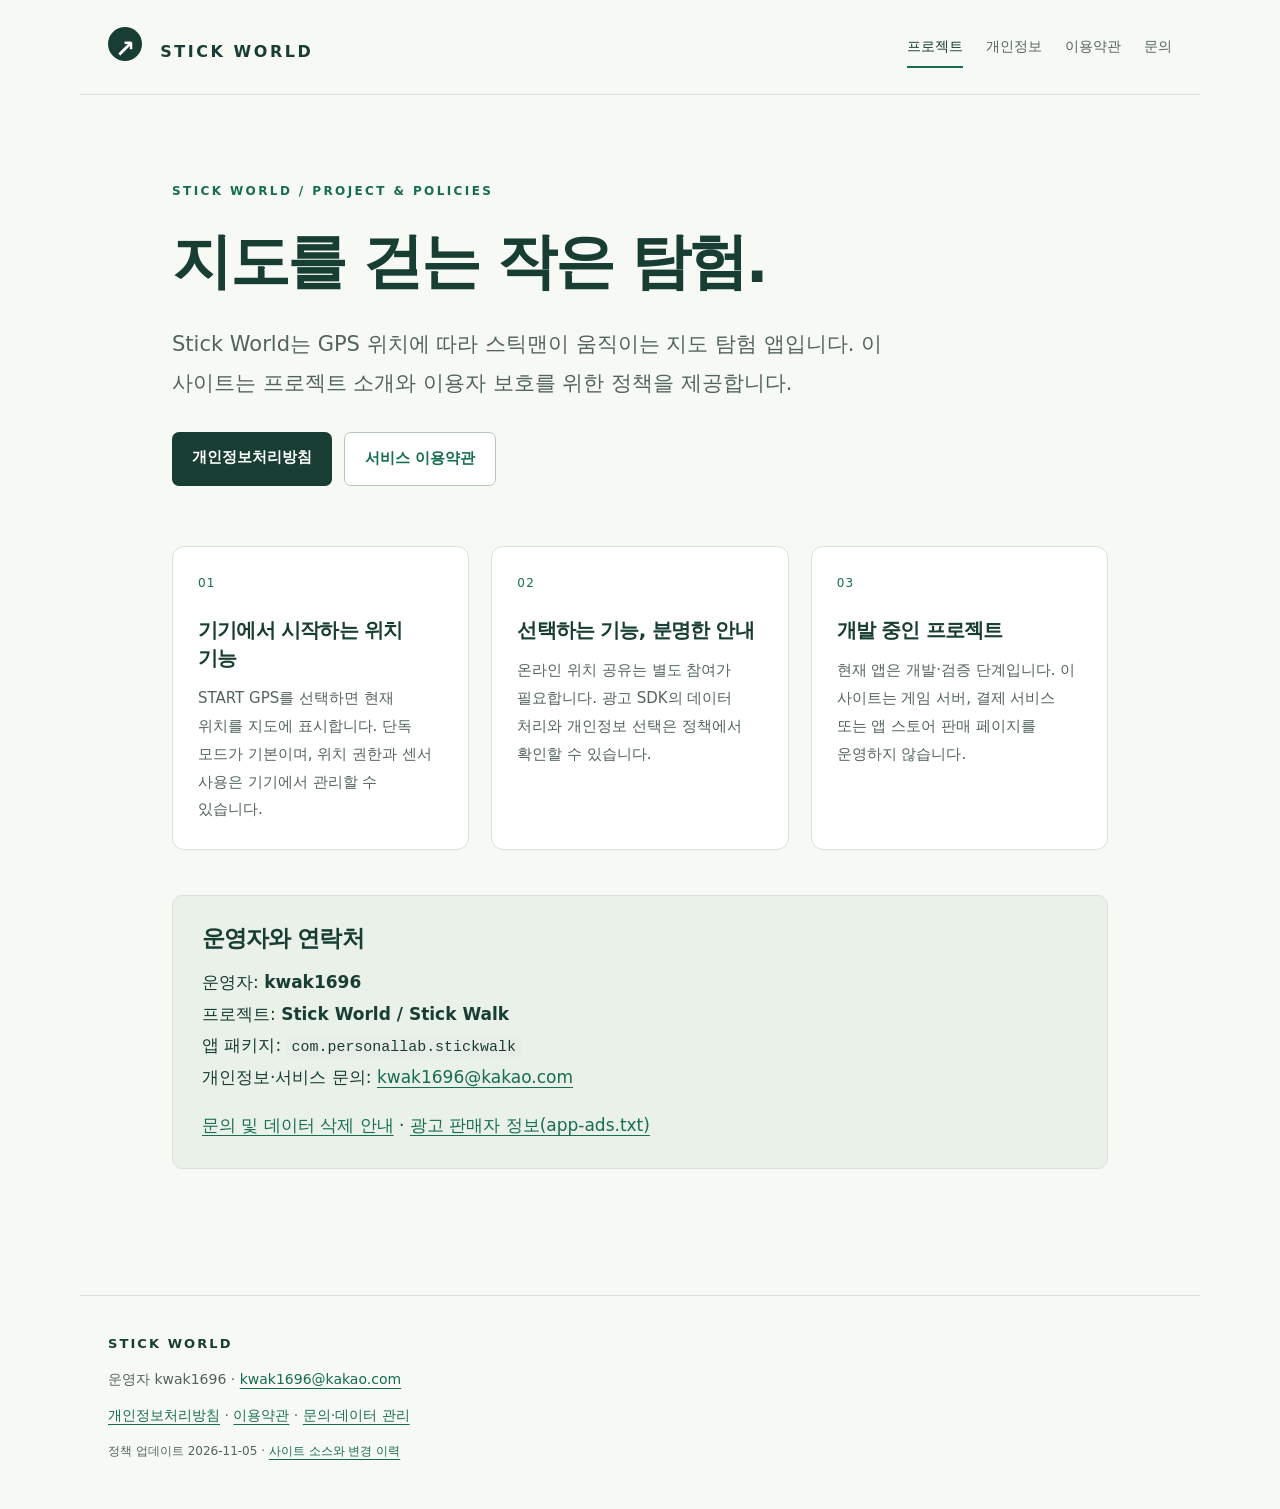
<file: index.html>
<!doctype html>
<html lang="ko"><head><meta charset="utf-8"><meta name="viewport" content="width=device-width,initial-scale=1"><title>Stick World · 프로젝트 및 정책</title><meta name="description" content="Stick World 프로젝트의 개인정보처리방침, 이용약관, 문의 및 데이터 관리 안내"><link rel="canonical" href="https://kwak1696.github.io/"><link rel="stylesheet" href="/style.css"><meta name="theme-color" content="#163d33"></head>
<body><a class="skip" href="#main">본문으로 건너뛰기</a><header class="site-header"><a class="brand" href="/" aria-label="Stick World 홈"><span class="mark" aria-hidden="true">↗</span> STICK WORLD</a><nav aria-label="주 메뉴"><a href="/" aria-current="page">프로젝트</a><a href="/privacy.html">개인정보</a><a href="/terms.html">이용약관</a><a href="/support.html">문의</a></nav></header>
<main id="main">
<section class="hero"><p class="eyebrow">STICK WORLD / PROJECT & POLICIES</p>
<h1>지도를 걷는 작은 탐험.</h1><p class="lead">Stick World는 GPS 위치에 따라 스틱맨이 움직이는 지도 탐험 앱입니다. 이 사이트는 프로젝트 소개와 이용자 보호를 위한 정책을 제공합니다.</p>
<div class="actions"><a class="primary" href="/privacy.html">개인정보처리방침</a><a class="secondary" href="/terms.html">서비스 이용약관</a></div></section>
<section class="cards" aria-label="프로젝트 안내"><article><span class="number">01</span><h2>기기에서 시작하는 위치 기능</h2><p>START GPS를 선택하면 현재 위치를 지도에 표시합니다. 단독 모드가 기본이며, 위치 권한과 센서 사용은 기기에서 관리할 수 있습니다.</p></article>
<article><span class="number">02</span><h2>선택하는 기능, 분명한 안내</h2><p>온라인 위치 공유는 별도 참여가 필요합니다. 광고 SDK의 데이터 처리와 개인정보 선택은 정책에서 확인할 수 있습니다.</p></article>
<article><span class="number">03</span><h2>개발 중인 프로젝트</h2><p>현재 앱은 개발·검증 단계입니다. 이 사이트는 게임 서버, 결제 서비스 또는 앱 스토어 판매 페이지를 운영하지 않습니다.</p></article></section>
<section class="note"><h2>운영자와 연락처</h2><p>운영자: <strong>kwak1696</strong><br>프로젝트: <strong>Stick World / Stick Walk</strong><br>앱 패키지: <code>com.personallab.stickwalk</code><br>개인정보·서비스 문의: <a href="mailto:kwak1696@kakao.com">kwak1696@kakao.com</a></p><p><a href="/support.html">문의 및 데이터 삭제 안내</a> · <a href="/app-ads.txt">광고 판매자 정보(app-ads.txt)</a></p></section>
</main><footer><strong>STICK WORLD</strong><p>운영자 kwak1696 · <a href="mailto:kwak1696@kakao.com">kwak1696@kakao.com</a></p><p><a href="/privacy.html">개인정보처리방침</a> · <a href="/terms.html">이용약관</a> · <a href="/support.html">문의·데이터 관리</a></p><small>정책 업데이트 2026-11-05 · <a href="https://github.com/kwak1696/kwak1696.github.io">사이트 소스와 변경 이력</a></small></footer></body></html>
</file>
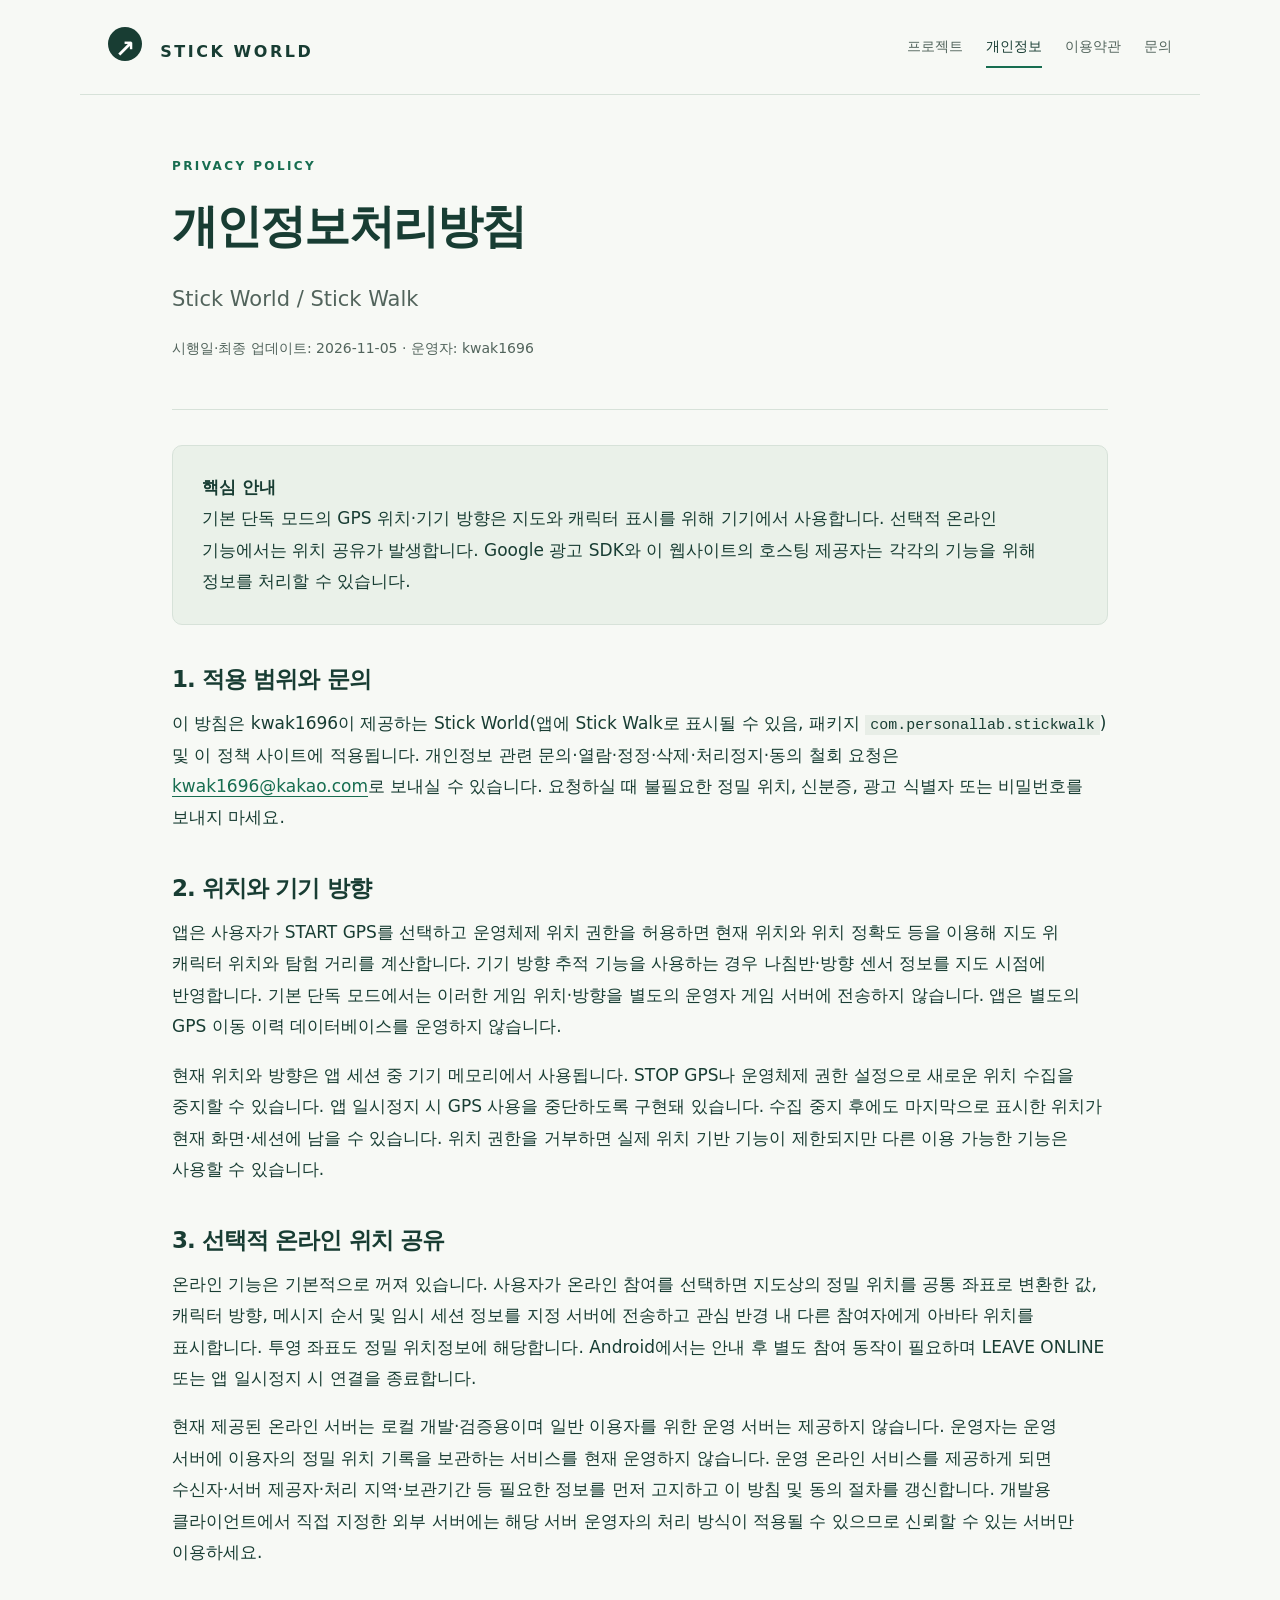
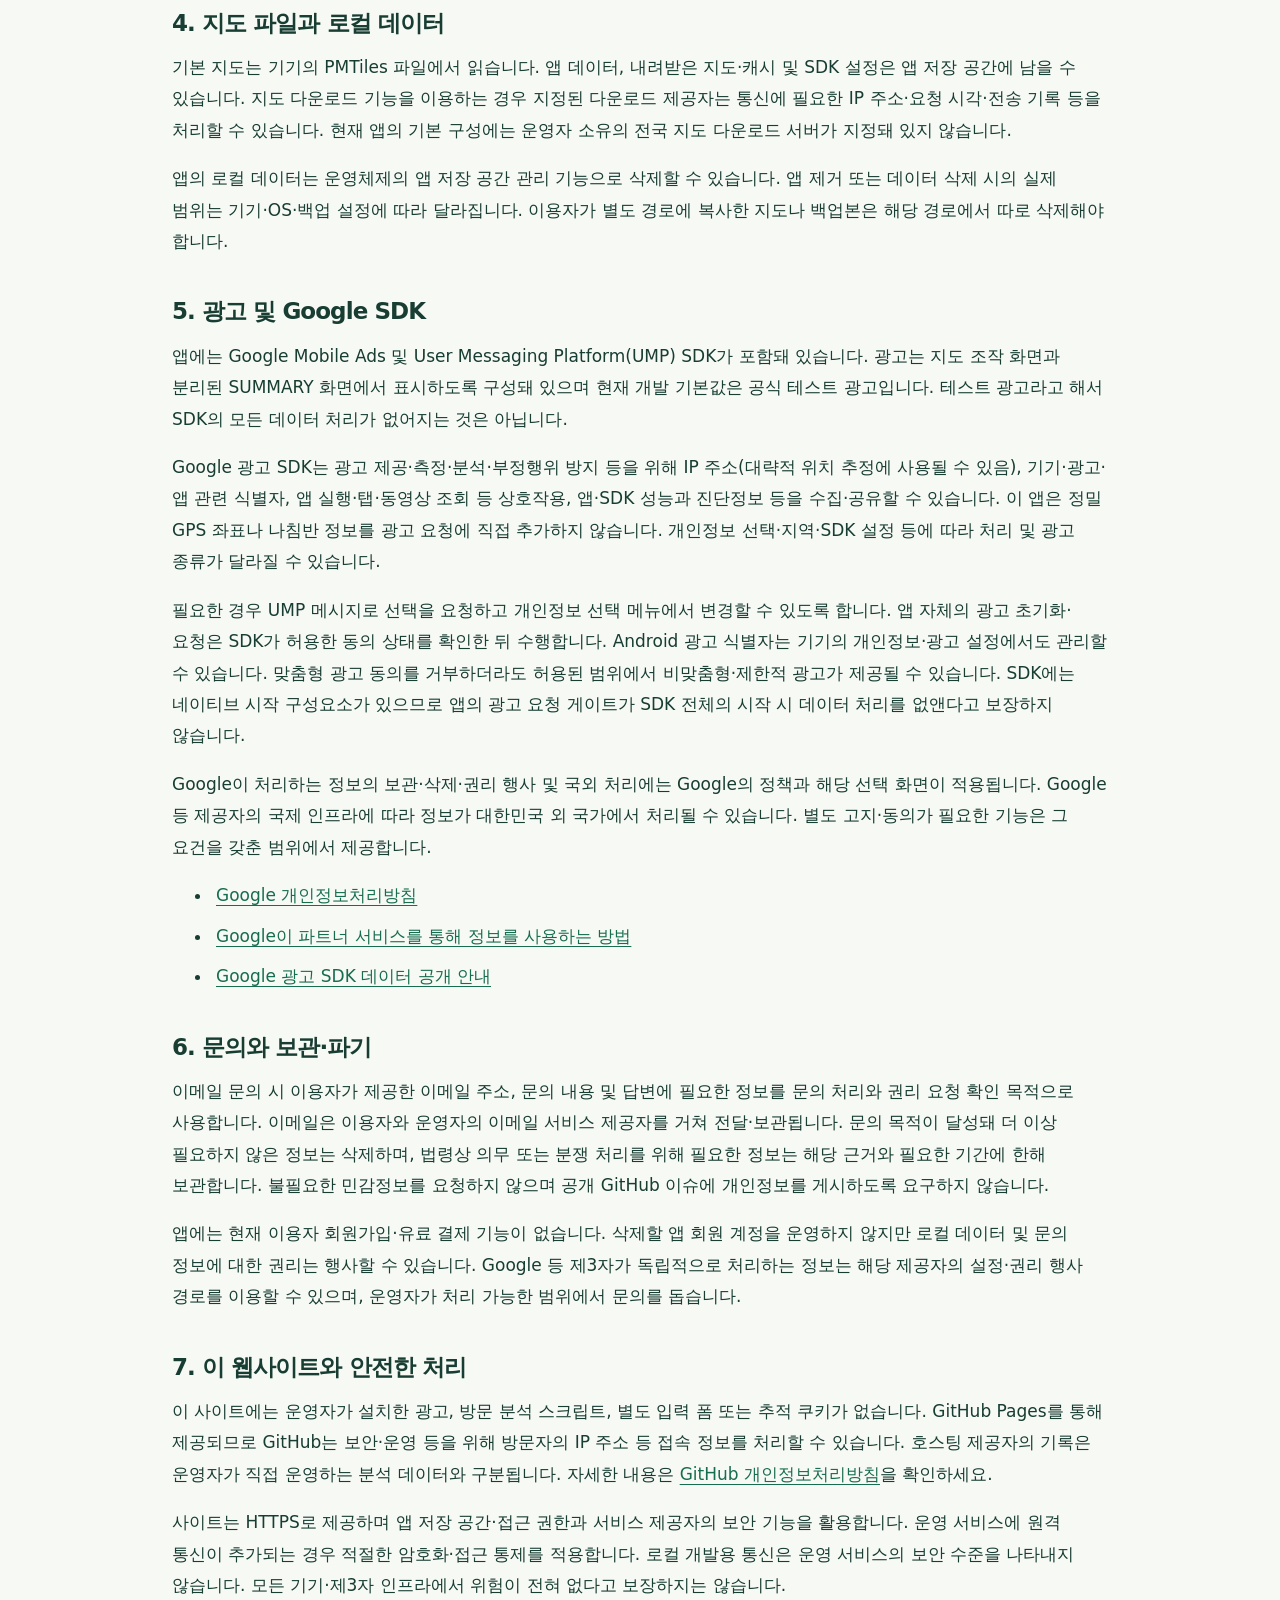
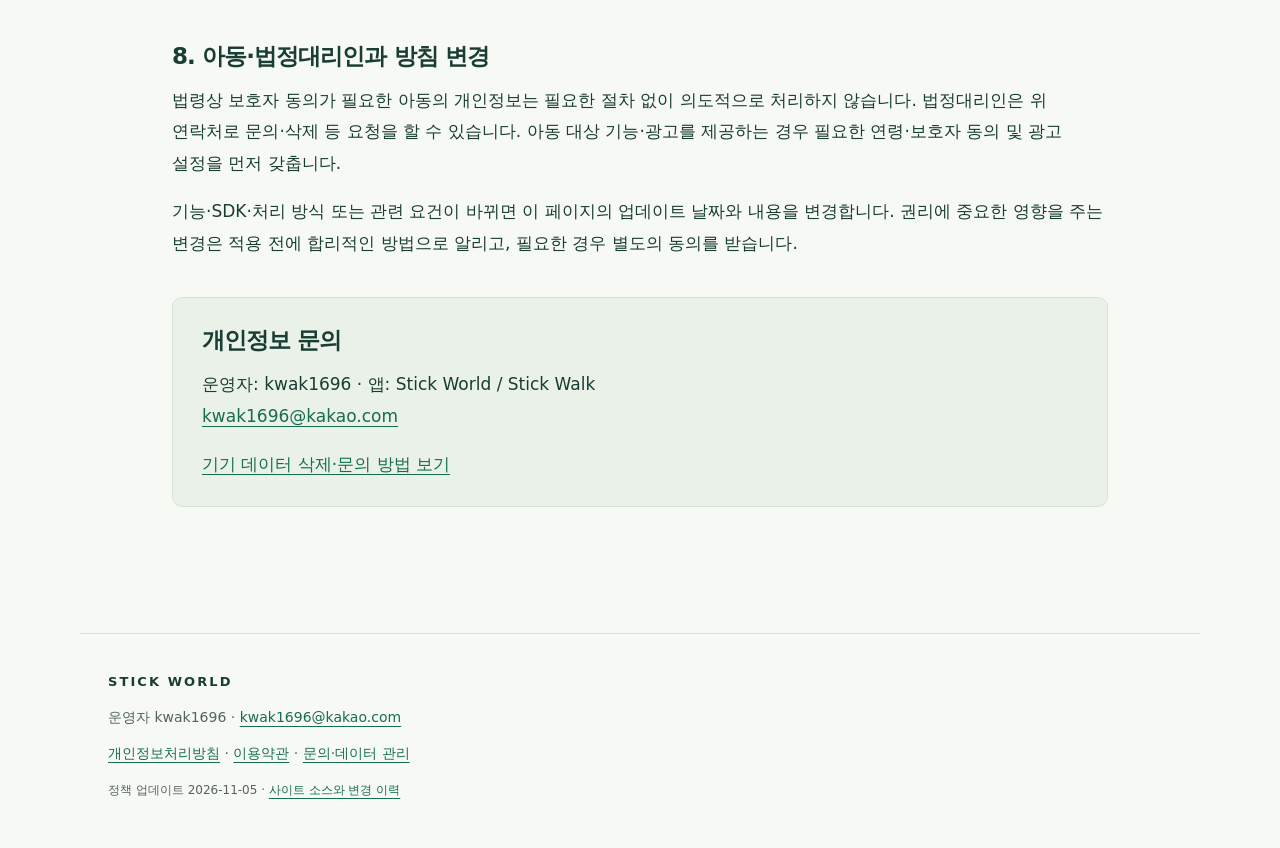
<file: privacy.html>
<!doctype html>
<html lang="ko"><head><meta charset="utf-8"><meta name="viewport" content="width=device-width,initial-scale=1"><title>개인정보처리방침 · Stick World</title><meta name="description" content="Stick World 프로젝트의 개인정보처리방침, 이용약관, 문의 및 데이터 관리 안내"><link rel="canonical" href="https://kwak1696.github.io/privacy.html"><link rel="stylesheet" href="/style.css"><meta name="theme-color" content="#163d33"></head>
<body><a class="skip" href="#main">본문으로 건너뛰기</a><header class="site-header"><a class="brand" href="/" aria-label="Stick World 홈"><span class="mark" aria-hidden="true">↗</span> STICK WORLD</a><nav aria-label="주 메뉴"><a href="/">프로젝트</a><a href="/privacy.html" aria-current="page">개인정보</a><a href="/terms.html">이용약관</a><a href="/support.html">문의</a></nav></header>
<main id="main">
<header class="document-head"><p class="eyebrow">PRIVACY POLICY</p><h1>개인정보처리방침</h1><p class="lead">Stick World / Stick Walk</p><p>시행일·최종 업데이트: <time datetime="2026-11-05">2026-11-05</time> · 운영자: kwak1696</p></header>
<aside class="note"><strong>핵심 안내</strong><p>기본 단독 모드의 GPS 위치·기기 방향은 지도와 캐릭터 표시를 위해 기기에서 사용합니다. 선택적 온라인 기능에서는 위치 공유가 발생합니다. Google 광고 SDK와 이 웹사이트의 호스팅 제공자는 각각의 기능을 위해 정보를 처리할 수 있습니다.</p></aside>
<section><h2>1. 적용 범위와 문의</h2><p>이 방침은 kwak1696이 제공하는 Stick World(앱에 Stick Walk로 표시될 수 있음, 패키지 <code>com.personallab.stickwalk</code>) 및 이 정책 사이트에 적용됩니다. 개인정보 관련 문의·열람·정정·삭제·처리정지·동의 철회 요청은 <a href="mailto:kwak1696@kakao.com">kwak1696@kakao.com</a>로 보내실 수 있습니다. 요청하실 때 불필요한 정밀 위치, 신분증, 광고 식별자 또는 비밀번호를 보내지 마세요.</p></section>
<section><h2>2. 위치와 기기 방향</h2><p>앱은 사용자가 START GPS를 선택하고 운영체제 위치 권한을 허용하면 현재 위치와 위치 정확도 등을 이용해 지도 위 캐릭터 위치와 탐험 거리를 계산합니다. 기기 방향 추적 기능을 사용하는 경우 나침반·방향 센서 정보를 지도 시점에 반영합니다. 기본 단독 모드에서는 이러한 게임 위치·방향을 별도의 운영자 게임 서버에 전송하지 않습니다. 앱은 별도의 GPS 이동 이력 데이터베이스를 운영하지 않습니다.</p><p>현재 위치와 방향은 앱 세션 중 기기 메모리에서 사용됩니다. STOP GPS나 운영체제 권한 설정으로 새로운 위치 수집을 중지할 수 있습니다. 앱 일시정지 시 GPS 사용을 중단하도록 구현돼 있습니다. 수집 중지 후에도 마지막으로 표시한 위치가 현재 화면·세션에 남을 수 있습니다. 위치 권한을 거부하면 실제 위치 기반 기능이 제한되지만 다른 이용 가능한 기능은 사용할 수 있습니다.</p></section>
<section><h2>3. 선택적 온라인 위치 공유</h2><p>온라인 기능은 기본적으로 꺼져 있습니다. 사용자가 온라인 참여를 선택하면 지도상의 정밀 위치를 공통 좌표로 변환한 값, 캐릭터 방향, 메시지 순서 및 임시 세션 정보를 지정 서버에 전송하고 관심 반경 내 다른 참여자에게 아바타 위치를 표시합니다. 투영 좌표도 정밀 위치정보에 해당합니다. Android에서는 안내 후 별도 참여 동작이 필요하며 LEAVE ONLINE 또는 앱 일시정지 시 연결을 종료합니다.</p><p>현재 제공된 온라인 서버는 로컬 개발·검증용이며 일반 이용자를 위한 운영 서버는 제공하지 않습니다. 운영자는 운영 서버에 이용자의 정밀 위치 기록을 보관하는 서비스를 현재 운영하지 않습니다. 운영 온라인 서비스를 제공하게 되면 수신자·서버 제공자·처리 지역·보관기간 등 필요한 정보를 먼저 고지하고 이 방침 및 동의 절차를 갱신합니다. 개발용 클라이언트에서 직접 지정한 외부 서버에는 해당 서버 운영자의 처리 방식이 적용될 수 있으므로 신뢰할 수 있는 서버만 이용하세요.</p></section>
<section><h2>4. 지도 파일과 로컬 데이터</h2><p>기본 지도는 기기의 PMTiles 파일에서 읽습니다. 앱 데이터, 내려받은 지도·캐시 및 SDK 설정은 앱 저장 공간에 남을 수 있습니다. 지도 다운로드 기능을 이용하는 경우 지정된 다운로드 제공자는 통신에 필요한 IP 주소·요청 시각·전송 기록 등을 처리할 수 있습니다. 현재 앱의 기본 구성에는 운영자 소유의 전국 지도 다운로드 서버가 지정돼 있지 않습니다.</p><p>앱의 로컬 데이터는 운영체제의 앱 저장 공간 관리 기능으로 삭제할 수 있습니다. 앱 제거 또는 데이터 삭제 시의 실제 범위는 기기·OS·백업 설정에 따라 달라집니다. 이용자가 별도 경로에 복사한 지도나 백업본은 해당 경로에서 따로 삭제해야 합니다.</p></section>
<section><h2>5. 광고 및 Google SDK</h2><p>앱에는 Google Mobile Ads 및 User Messaging Platform(UMP) SDK가 포함돼 있습니다. 광고는 지도 조작 화면과 분리된 SUMMARY 화면에서 표시하도록 구성돼 있으며 현재 개발 기본값은 공식 테스트 광고입니다. 테스트 광고라고 해서 SDK의 모든 데이터 처리가 없어지는 것은 아닙니다.</p><p>Google 광고 SDK는 광고 제공·측정·분석·부정행위 방지 등을 위해 IP 주소(대략적 위치 추정에 사용될 수 있음), 기기·광고·앱 관련 식별자, 앱 실행·탭·동영상 조회 등 상호작용, 앱·SDK 성능과 진단정보 등을 수집·공유할 수 있습니다. 이 앱은 정밀 GPS 좌표나 나침반 정보를 광고 요청에 직접 추가하지 않습니다. 개인정보 선택·지역·SDK 설정 등에 따라 처리 및 광고 종류가 달라질 수 있습니다.</p><p>필요한 경우 UMP 메시지로 선택을 요청하고 개인정보 선택 메뉴에서 변경할 수 있도록 합니다. 앱 자체의 광고 초기화·요청은 SDK가 허용한 동의 상태를 확인한 뒤 수행합니다. Android 광고 식별자는 기기의 개인정보·광고 설정에서도 관리할 수 있습니다. 맞춤형 광고 동의를 거부하더라도 허용된 범위에서 비맞춤형·제한적 광고가 제공될 수 있습니다. SDK에는 네이티브 시작 구성요소가 있으므로 앱의 광고 요청 게이트가 SDK 전체의 시작 시 데이터 처리를 없앤다고 보장하지 않습니다.</p><p>Google이 처리하는 정보의 보관·삭제·권리 행사 및 국외 처리에는 Google의 정책과 해당 선택 화면이 적용됩니다. Google 등 제공자의 국제 인프라에 따라 정보가 대한민국 외 국가에서 처리될 수 있습니다. 별도 고지·동의가 필요한 기능은 그 요건을 갖춘 범위에서 제공합니다.</p><ul><li><a href="https://policies.google.com/privacy?hl=ko">Google 개인정보처리방침</a></li><li><a href="https://policies.google.com/technologies/partner-sites?hl=ko">Google이 파트너 서비스를 통해 정보를 사용하는 방법</a></li><li><a href="https://developers.google.com/admob/android/privacy/play-data-disclosure">Google 광고 SDK 데이터 공개 안내</a></li></ul></section>
<section><h2>6. 문의와 보관·파기</h2><p>이메일 문의 시 이용자가 제공한 이메일 주소, 문의 내용 및 답변에 필요한 정보를 문의 처리와 권리 요청 확인 목적으로 사용합니다. 이메일은 이용자와 운영자의 이메일 서비스 제공자를 거쳐 전달·보관됩니다. 문의 목적이 달성돼 더 이상 필요하지 않은 정보는 삭제하며, 법령상 의무 또는 분쟁 처리를 위해 필요한 정보는 해당 근거와 필요한 기간에 한해 보관합니다. 불필요한 민감정보를 요청하지 않으며 공개 GitHub 이슈에 개인정보를 게시하도록 요구하지 않습니다.</p><p>앱에는 현재 이용자 회원가입·유료 결제 기능이 없습니다. 삭제할 앱 회원 계정을 운영하지 않지만 로컬 데이터 및 문의 정보에 대한 권리는 행사할 수 있습니다. Google 등 제3자가 독립적으로 처리하는 정보는 해당 제공자의 설정·권리 행사 경로를 이용할 수 있으며, 운영자가 처리 가능한 범위에서 문의를 돕습니다.</p></section>
<section><h2>7. 이 웹사이트와 안전한 처리</h2><p>이 사이트에는 운영자가 설치한 광고, 방문 분석 스크립트, 별도 입력 폼 또는 추적 쿠키가 없습니다. GitHub Pages를 통해 제공되므로 GitHub는 보안·운영 등을 위해 방문자의 IP 주소 등 접속 정보를 처리할 수 있습니다. 호스팅 제공자의 기록은 운영자가 직접 운영하는 분석 데이터와 구분됩니다. 자세한 내용은 <a href="https://docs.github.com/en/site-policy/privacy-policies/github-privacy-statement">GitHub 개인정보처리방침</a>을 확인하세요.</p><p>사이트는 HTTPS로 제공하며 앱 저장 공간·접근 권한과 서비스 제공자의 보안 기능을 활용합니다. 운영 서비스에 원격 통신이 추가되는 경우 적절한 암호화·접근 통제를 적용합니다. 로컬 개발용 통신은 운영 서비스의 보안 수준을 나타내지 않습니다. 모든 기기·제3자 인프라에서 위험이 전혀 없다고 보장하지는 않습니다.</p></section>
<section><h2>8. 아동·법정대리인과 방침 변경</h2><p>법령상 보호자 동의가 필요한 아동의 개인정보는 필요한 절차 없이 의도적으로 처리하지 않습니다. 법정대리인은 위 연락처로 문의·삭제 등 요청을 할 수 있습니다. 아동 대상 기능·광고를 제공하는 경우 필요한 연령·보호자 동의 및 광고 설정을 먼저 갖춥니다.</p><p>기능·SDK·처리 방식 또는 관련 요건이 바뀌면 이 페이지의 업데이트 날짜와 내용을 변경합니다. 권리에 중요한 영향을 주는 변경은 적용 전에 합리적인 방법으로 알리고, 필요한 경우 별도의 동의를 받습니다.</p></section>
<section class="note"><h2>개인정보 문의</h2><p>운영자: kwak1696 · 앱: Stick World / Stick Walk<br><a href="mailto:kwak1696@kakao.com">kwak1696@kakao.com</a></p><p><a href="/support.html">기기 데이터 삭제·문의 방법 보기</a></p></section>
</main><footer><strong>STICK WORLD</strong><p>운영자 kwak1696 · <a href="mailto:kwak1696@kakao.com">kwak1696@kakao.com</a></p><p><a href="/privacy.html">개인정보처리방침</a> · <a href="/terms.html">이용약관</a> · <a href="/support.html">문의·데이터 관리</a></p><small>정책 업데이트 2026-11-05 · <a href="https://github.com/kwak1696/kwak1696.github.io">사이트 소스와 변경 이력</a></small></footer></body></html>
</file>
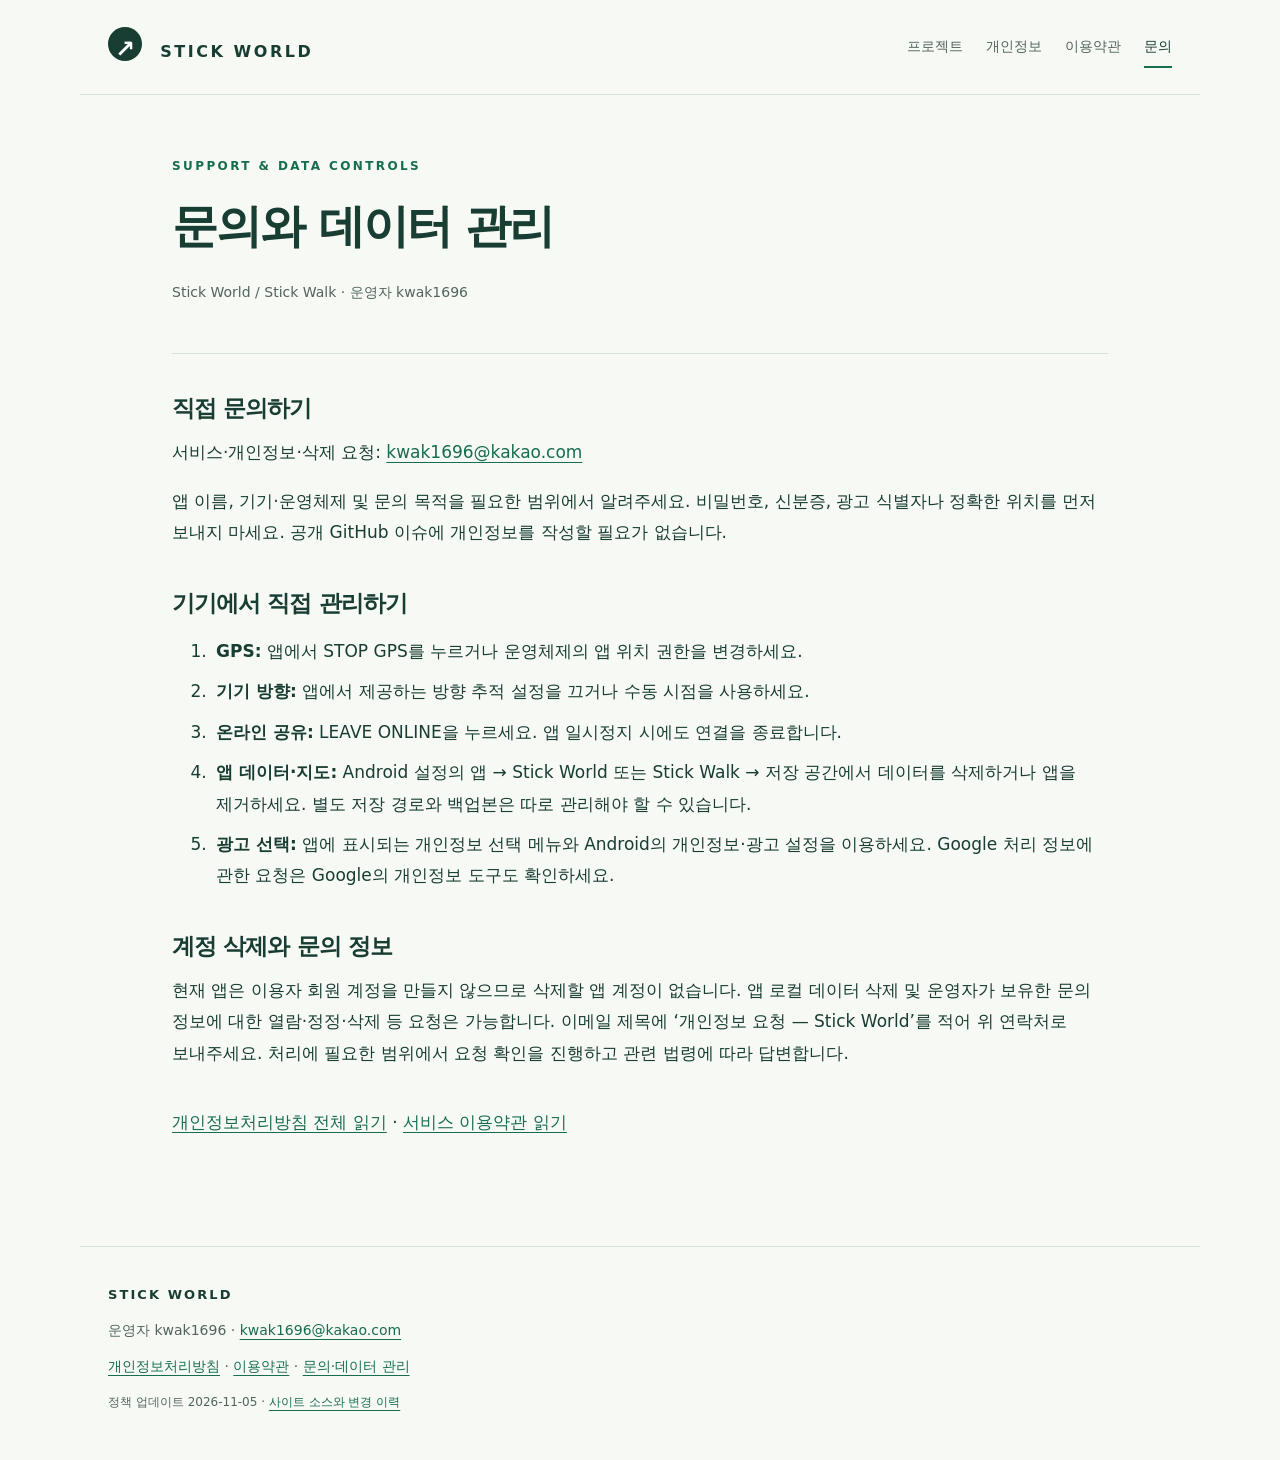
<file: support.html>
<!doctype html>
<html lang="ko"><head><meta charset="utf-8"><meta name="viewport" content="width=device-width,initial-scale=1"><title>문의·데이터 관리 · Stick World</title><meta name="description" content="Stick World 프로젝트의 개인정보처리방침, 이용약관, 문의 및 데이터 관리 안내"><link rel="canonical" href="https://kwak1696.github.io/support.html"><link rel="stylesheet" href="/style.css"><meta name="theme-color" content="#163d33"></head>
<body><a class="skip" href="#main">본문으로 건너뛰기</a><header class="site-header"><a class="brand" href="/" aria-label="Stick World 홈"><span class="mark" aria-hidden="true">↗</span> STICK WORLD</a><nav aria-label="주 메뉴"><a href="/">프로젝트</a><a href="/privacy.html">개인정보</a><a href="/terms.html">이용약관</a><a href="/support.html" aria-current="page">문의</a></nav></header>
<main id="main">
<header class="document-head"><p class="eyebrow">SUPPORT & DATA CONTROLS</p><h1>문의와 데이터 관리</h1><p class="lead">Stick World / Stick Walk · 운영자 kwak1696</p></header>
<section><h2>직접 문의하기</h2><p>서비스·개인정보·삭제 요청: <a href="mailto:kwak1696@kakao.com">kwak1696@kakao.com</a></p><p>앱 이름, 기기·운영체제 및 문의 목적을 필요한 범위에서 알려주세요. 비밀번호, 신분증, 광고 식별자나 정확한 위치를 먼저 보내지 마세요. 공개 GitHub 이슈에 개인정보를 작성할 필요가 없습니다.</p></section>
<section><h2>기기에서 직접 관리하기</h2><ol><li><strong>GPS:</strong> 앱에서 STOP GPS를 누르거나 운영체제의 앱 위치 권한을 변경하세요.</li><li><strong>기기 방향:</strong> 앱에서 제공하는 방향 추적 설정을 끄거나 수동 시점을 사용하세요.</li><li><strong>온라인 공유:</strong> LEAVE ONLINE을 누르세요. 앱 일시정지 시에도 연결을 종료합니다.</li><li><strong>앱 데이터·지도:</strong> Android 설정의 앱 → Stick World 또는 Stick Walk → 저장 공간에서 데이터를 삭제하거나 앱을 제거하세요. 별도 저장 경로와 백업본은 따로 관리해야 할 수 있습니다.</li><li><strong>광고 선택:</strong> 앱에 표시되는 개인정보 선택 메뉴와 Android의 개인정보·광고 설정을 이용하세요. Google 처리 정보에 관한 요청은 Google의 개인정보 도구도 확인하세요.</li></ol></section>
<section><h2>계정 삭제와 문의 정보</h2><p>현재 앱은 이용자 회원 계정을 만들지 않으므로 삭제할 앱 계정이 없습니다. 앱 로컬 데이터 삭제 및 운영자가 보유한 문의 정보에 대한 열람·정정·삭제 등 요청은 가능합니다. 이메일 제목에 ‘개인정보 요청 — Stick World’를 적어 위 연락처로 보내주세요. 처리에 필요한 범위에서 요청 확인을 진행하고 관련 법령에 따라 답변합니다.</p></section>
<p><a href="/privacy.html">개인정보처리방침 전체 읽기</a> · <a href="/terms.html">서비스 이용약관 읽기</a></p>
</main><footer><strong>STICK WORLD</strong><p>운영자 kwak1696 · <a href="mailto:kwak1696@kakao.com">kwak1696@kakao.com</a></p><p><a href="/privacy.html">개인정보처리방침</a> · <a href="/terms.html">이용약관</a> · <a href="/support.html">문의·데이터 관리</a></p><small>정책 업데이트 2026-11-05 · <a href="https://github.com/kwak1696/kwak1696.github.io">사이트 소스와 변경 이력</a></small></footer></body></html>
</file>
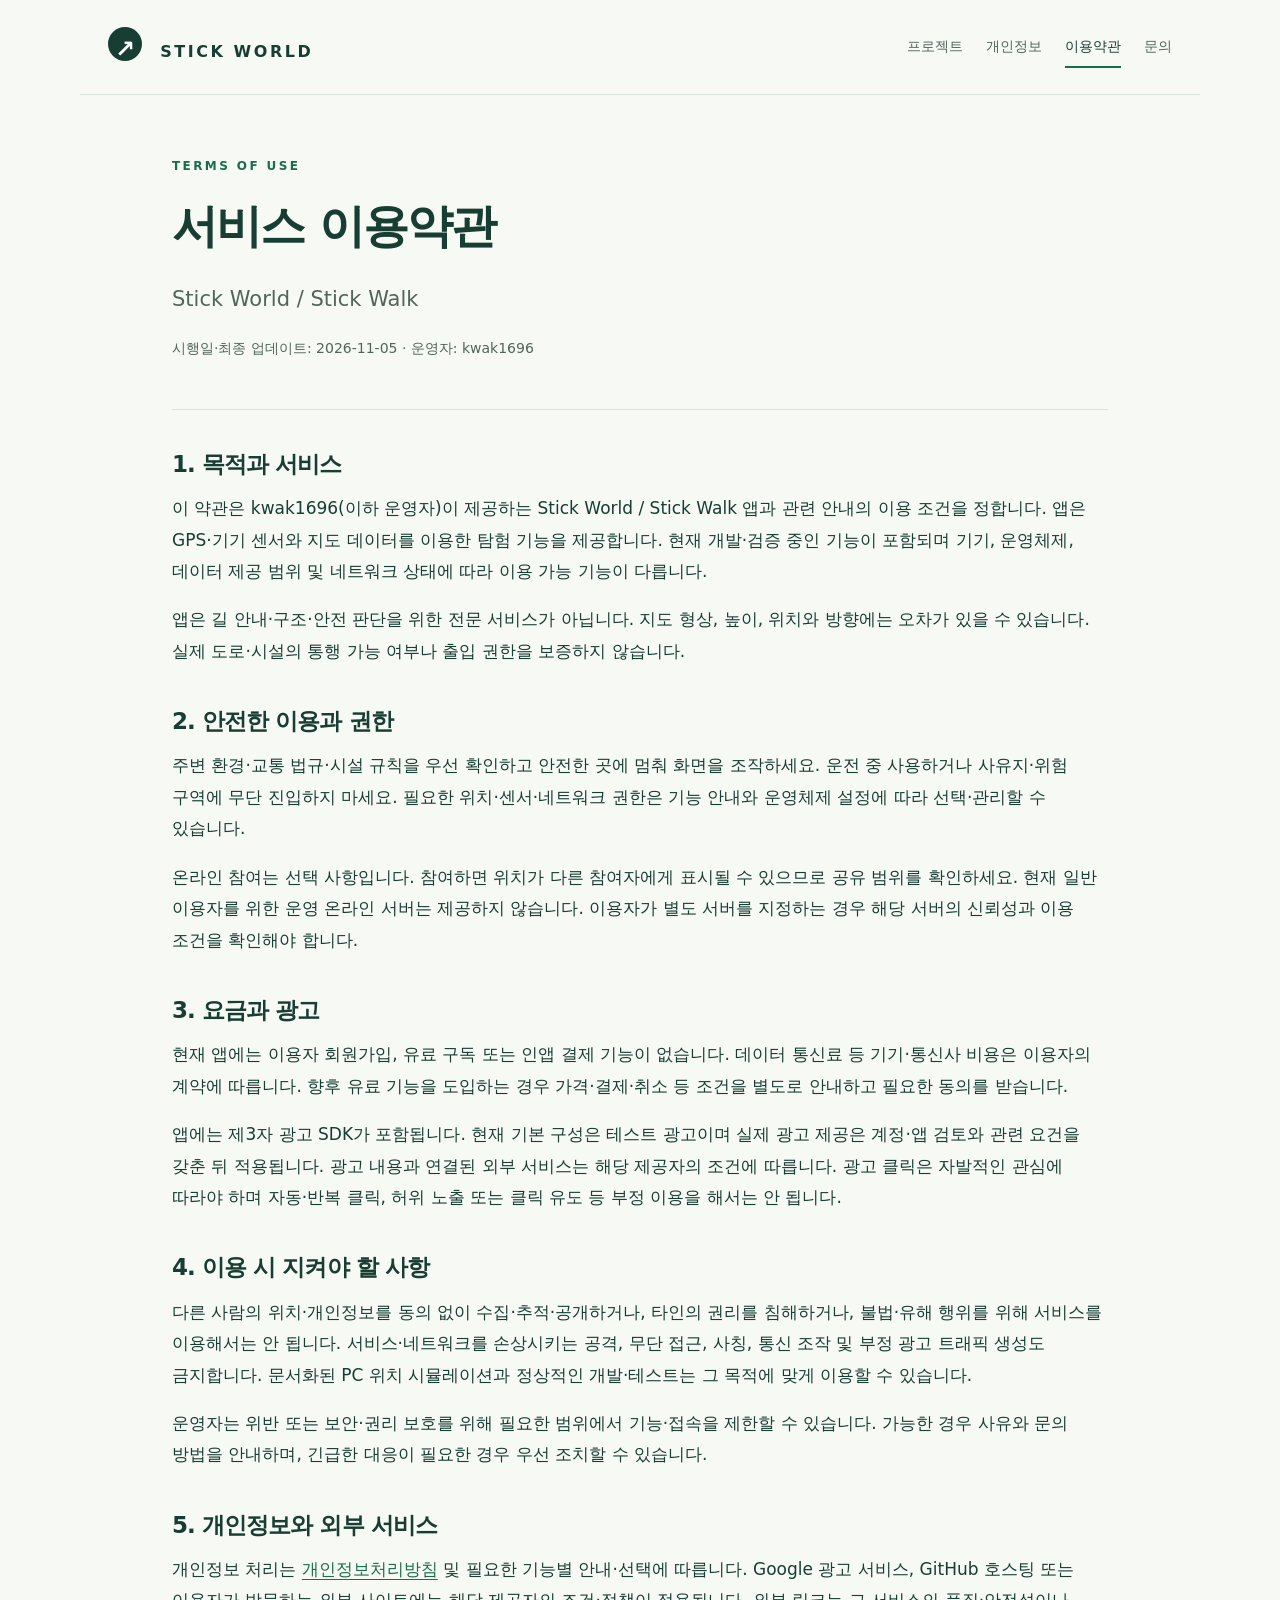
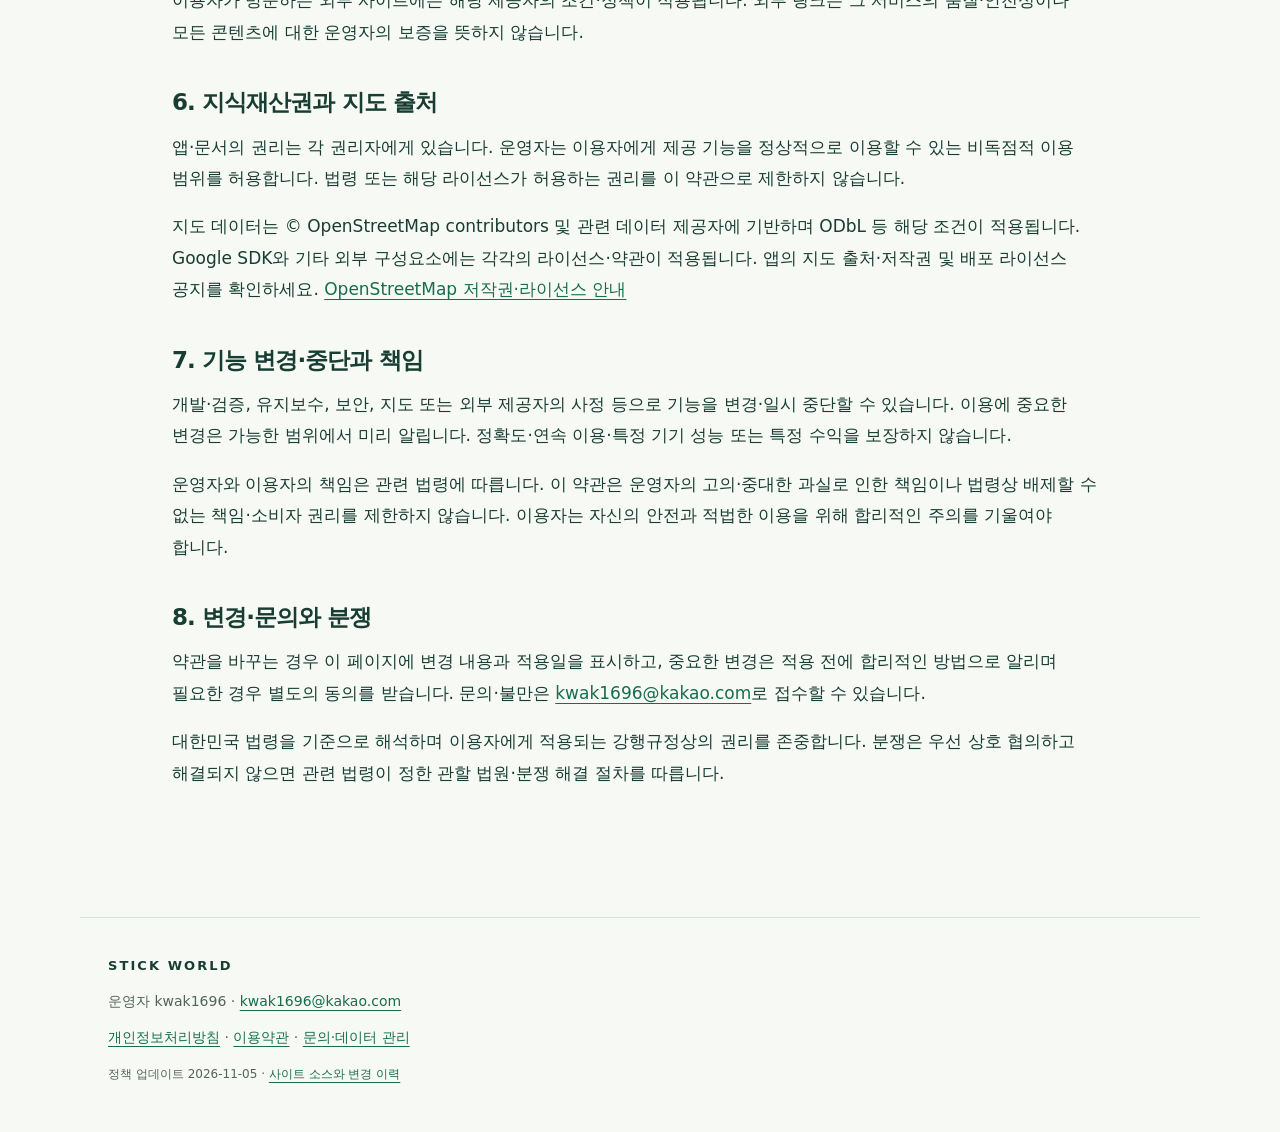
<file: terms.html>
<!doctype html>
<html lang="ko"><head><meta charset="utf-8"><meta name="viewport" content="width=device-width,initial-scale=1"><title>서비스 이용약관 · Stick World</title><meta name="description" content="Stick World 프로젝트의 개인정보처리방침, 이용약관, 문의 및 데이터 관리 안내"><link rel="canonical" href="https://kwak1696.github.io/terms.html"><link rel="stylesheet" href="/style.css"><meta name="theme-color" content="#163d33"></head>
<body><a class="skip" href="#main">본문으로 건너뛰기</a><header class="site-header"><a class="brand" href="/" aria-label="Stick World 홈"><span class="mark" aria-hidden="true">↗</span> STICK WORLD</a><nav aria-label="주 메뉴"><a href="/">프로젝트</a><a href="/privacy.html">개인정보</a><a href="/terms.html" aria-current="page">이용약관</a><a href="/support.html">문의</a></nav></header>
<main id="main">
<header class="document-head"><p class="eyebrow">TERMS OF USE</p><h1>서비스 이용약관</h1><p class="lead">Stick World / Stick Walk</p><p>시행일·최종 업데이트: <time datetime="2026-11-05">2026-11-05</time> · 운영자: kwak1696</p></header>
<section><h2>1. 목적과 서비스</h2><p>이 약관은 kwak1696(이하 운영자)이 제공하는 Stick World / Stick Walk 앱과 관련 안내의 이용 조건을 정합니다. 앱은 GPS·기기 센서와 지도 데이터를 이용한 탐험 기능을 제공합니다. 현재 개발·검증 중인 기능이 포함되며 기기, 운영체제, 데이터 제공 범위 및 네트워크 상태에 따라 이용 가능 기능이 다릅니다.</p><p>앱은 길 안내·구조·안전 판단을 위한 전문 서비스가 아닙니다. 지도 형상, 높이, 위치와 방향에는 오차가 있을 수 있습니다. 실제 도로·시설의 통행 가능 여부나 출입 권한을 보증하지 않습니다.</p></section>
<section><h2>2. 안전한 이용과 권한</h2><p>주변 환경·교통 법규·시설 규칙을 우선 확인하고 안전한 곳에 멈춰 화면을 조작하세요. 운전 중 사용하거나 사유지·위험 구역에 무단 진입하지 마세요. 필요한 위치·센서·네트워크 권한은 기능 안내와 운영체제 설정에 따라 선택·관리할 수 있습니다.</p><p>온라인 참여는 선택 사항입니다. 참여하면 위치가 다른 참여자에게 표시될 수 있으므로 공유 범위를 확인하세요. 현재 일반 이용자를 위한 운영 온라인 서버는 제공하지 않습니다. 이용자가 별도 서버를 지정하는 경우 해당 서버의 신뢰성과 이용 조건을 확인해야 합니다.</p></section>
<section><h2>3. 요금과 광고</h2><p>현재 앱에는 이용자 회원가입, 유료 구독 또는 인앱 결제 기능이 없습니다. 데이터 통신료 등 기기·통신사 비용은 이용자의 계약에 따릅니다. 향후 유료 기능을 도입하는 경우 가격·결제·취소 등 조건을 별도로 안내하고 필요한 동의를 받습니다.</p><p>앱에는 제3자 광고 SDK가 포함됩니다. 현재 기본 구성은 테스트 광고이며 실제 광고 제공은 계정·앱 검토와 관련 요건을 갖춘 뒤 적용됩니다. 광고 내용과 연결된 외부 서비스는 해당 제공자의 조건에 따릅니다. 광고 클릭은 자발적인 관심에 따라야 하며 자동·반복 클릭, 허위 노출 또는 클릭 유도 등 부정 이용을 해서는 안 됩니다.</p></section>
<section><h2>4. 이용 시 지켜야 할 사항</h2><p>다른 사람의 위치·개인정보를 동의 없이 수집·추적·공개하거나, 타인의 권리를 침해하거나, 불법·유해 행위를 위해 서비스를 이용해서는 안 됩니다. 서비스·네트워크를 손상시키는 공격, 무단 접근, 사칭, 통신 조작 및 부정 광고 트래픽 생성도 금지합니다. 문서화된 PC 위치 시뮬레이션과 정상적인 개발·테스트는 그 목적에 맞게 이용할 수 있습니다.</p><p>운영자는 위반 또는 보안·권리 보호를 위해 필요한 범위에서 기능·접속을 제한할 수 있습니다. 가능한 경우 사유와 문의 방법을 안내하며, 긴급한 대응이 필요한 경우 우선 조치할 수 있습니다.</p></section>
<section><h2>5. 개인정보와 외부 서비스</h2><p>개인정보 처리는 <a href="/privacy.html">개인정보처리방침</a> 및 필요한 기능별 안내·선택에 따릅니다. Google 광고 서비스, GitHub 호스팅 또는 이용자가 방문하는 외부 사이트에는 해당 제공자의 조건·정책이 적용됩니다. 외부 링크는 그 서비스의 품질·안전성이나 모든 콘텐츠에 대한 운영자의 보증을 뜻하지 않습니다.</p></section>
<section><h2>6. 지식재산권과 지도 출처</h2><p>앱·문서의 권리는 각 권리자에게 있습니다. 운영자는 이용자에게 제공 기능을 정상적으로 이용할 수 있는 비독점적 이용 범위를 허용합니다. 법령 또는 해당 라이선스가 허용하는 권리를 이 약관으로 제한하지 않습니다.</p><p>지도 데이터는 © OpenStreetMap contributors 및 관련 데이터 제공자에 기반하며 ODbL 등 해당 조건이 적용됩니다. Google SDK와 기타 외부 구성요소에는 각각의 라이선스·약관이 적용됩니다. 앱의 지도 출처·저작권 및 배포 라이선스 공지를 확인하세요. <a href="https://www.openstreetmap.org/copyright">OpenStreetMap 저작권·라이선스 안내</a></p></section>
<section><h2>7. 기능 변경·중단과 책임</h2><p>개발·검증, 유지보수, 보안, 지도 또는 외부 제공자의 사정 등으로 기능을 변경·일시 중단할 수 있습니다. 이용에 중요한 변경은 가능한 범위에서 미리 알립니다. 정확도·연속 이용·특정 기기 성능 또는 특정 수익을 보장하지 않습니다.</p><p>운영자와 이용자의 책임은 관련 법령에 따릅니다. 이 약관은 운영자의 고의·중대한 과실로 인한 책임이나 법령상 배제할 수 없는 책임·소비자 권리를 제한하지 않습니다. 이용자는 자신의 안전과 적법한 이용을 위해 합리적인 주의를 기울여야 합니다.</p></section>
<section><h2>8. 변경·문의와 분쟁</h2><p>약관을 바꾸는 경우 이 페이지에 변경 내용과 적용일을 표시하고, 중요한 변경은 적용 전에 합리적인 방법으로 알리며 필요한 경우 별도의 동의를 받습니다. 문의·불만은 <a href="mailto:kwak1696@kakao.com">kwak1696@kakao.com</a>로 접수할 수 있습니다.</p><p>대한민국 법령을 기준으로 해석하며 이용자에게 적용되는 강행규정상의 권리를 존중합니다. 분쟁은 우선 상호 협의하고 해결되지 않으면 관련 법령이 정한 관할 법원·분쟁 해결 절차를 따릅니다.</p></section>
</main><footer><strong>STICK WORLD</strong><p>운영자 kwak1696 · <a href="mailto:kwak1696@kakao.com">kwak1696@kakao.com</a></p><p><a href="/privacy.html">개인정보처리방침</a> · <a href="/terms.html">이용약관</a> · <a href="/support.html">문의·데이터 관리</a></p><small>정책 업데이트 2026-11-05 · <a href="https://github.com/kwak1696/kwak1696.github.io">사이트 소스와 변경 이력</a></small></footer></body></html>
</file>
<file: style.css>
:root{color-scheme:light;--ink:#183d33;--muted:#52645c;--paper:#f7f9f5;--line:#d7e2d9;--accent:#176d50}*{box-sizing:border-box}html{scroll-behavior:smooth}body{margin:0;background:var(--paper);color:var(--ink);font:17px/1.85 system-ui,-apple-system,"Segoe UI","Apple SD Gothic Neo","Malgun Gothic",sans-serif;word-break:keep-all;overflow-wrap:anywhere}a{color:var(--accent);text-underline-offset:4px}a:hover{color:#093f2d}a:focus-visible,button:focus-visible{outline:3px solid #b55d22;outline-offset:5px}.skip{position:absolute;top:-80px;left:16px;background:white;padding:12px;z-index:5}.skip:focus{top:10px}.site-header{max-width:1120px;margin:auto;padding:27px 28px;display:flex;align-items:center;justify-content:space-between;gap:24px;border-bottom:1px solid var(--line)}.brand{font-size:16px;letter-spacing:.16em;font-weight:800;text-decoration:none;color:var(--ink);white-space:nowrap}.mark{display:inline-grid;place-items:center;background:var(--ink);color:white;width:34px;height:34px;border-radius:50%;margin-right:10px;font-size:24px;letter-spacing:0}nav{display:flex;gap:23px;flex-wrap:wrap}nav a{font-size:14px;text-decoration:none;color:var(--muted);padding:6px 0}nav a[aria-current=page]{color:var(--ink);box-shadow:0 2px var(--accent)}main{max-width:1000px;margin:auto;padding:50px 32px 90px}h1,h2{line-height:1.4;letter-spacing:-.04em}h1{font-size:clamp(34px,5.2vw,60px);margin:14px 0 22px}h2{font-size:23px;margin:0 0 13px}p{margin:0 0 17px}.eyebrow{font-size:12px;letter-spacing:.2em;font-weight:700;color:var(--accent)}.lead{font-size:21px;color:var(--muted);max-width:760px}.hero{padding:35px 0 60px}.actions{display:flex;gap:12px;flex-wrap:wrap;margin-top:30px}.actions a{padding:12px 20px;border-radius:7px;text-decoration:none;font-size:15px;font-weight:650}.primary{background:var(--ink);color:#fff}.primary:hover{color:white;background:#285a47}.secondary{border:1px solid #b3c8ba;background:white}.cards{display:grid;grid-template-columns:repeat(3,1fr);gap:22px;margin:0 0 45px}.cards article{background:#fff;border:1px solid var(--line);border-radius:12px;padding:25px}.cards h2{font-size:20px}.cards p{font-size:15px;color:var(--muted);margin-bottom:0}.number{display:block;font-size:12px;letter-spacing:.1em;color:var(--accent);margin-bottom:22px}.note{padding:26px 29px;background:#eaf1e9;border:1px solid var(--line);border-radius:10px;margin:10px 0 36px}.note p:last-child{margin-bottom:0}.document-head{padding:10px 0 30px;border-bottom:1px solid var(--line);margin-bottom:35px}.document-head h1{font-size:clamp(32px,5vw,46px)}.document-head>p:last-child{font-size:14px;color:var(--muted)}main>section:not(.hero):not(.cards):not(.note){margin:38px 0}li{padding-left:4px;margin:9px 0}code{font-family:ui-monospace,monospace;background:#e8eee7;padding:2px 5px;font-size:.88em}footer{border-top:1px solid var(--line);padding:35px 28px 45px;max-width:1120px;margin:auto;color:var(--muted);font-size:14px}footer strong{color:var(--ink);font-size:13px;letter-spacing:.16em}footer p{margin:10px 0}footer small{font-size:12px}@media(max-width:680px){body{font-size:16px}.site-header{align-items:flex-start;flex-direction:column;gap:13px;padding:22px}nav{gap:21px}main{padding:32px 22px 60px}.hero{padding:20px 0 35px}.lead{font-size:19px}.cards{grid-template-columns:1fr;gap:14px}.cards article{padding:23px}.number{margin-bottom:12px}.note{padding:22px}h2{font-size:21px}}@media print{.site-header,footer,.actions,.skip{display:none}body{background:white;color:#000;font:11pt/1.6 sans-serif}main{max-width:none;padding:0}.note{background:white}a{color:#000}section{break-inside:avoid}h1{font-size:24pt}h2{font-size:15pt}}
</file>
